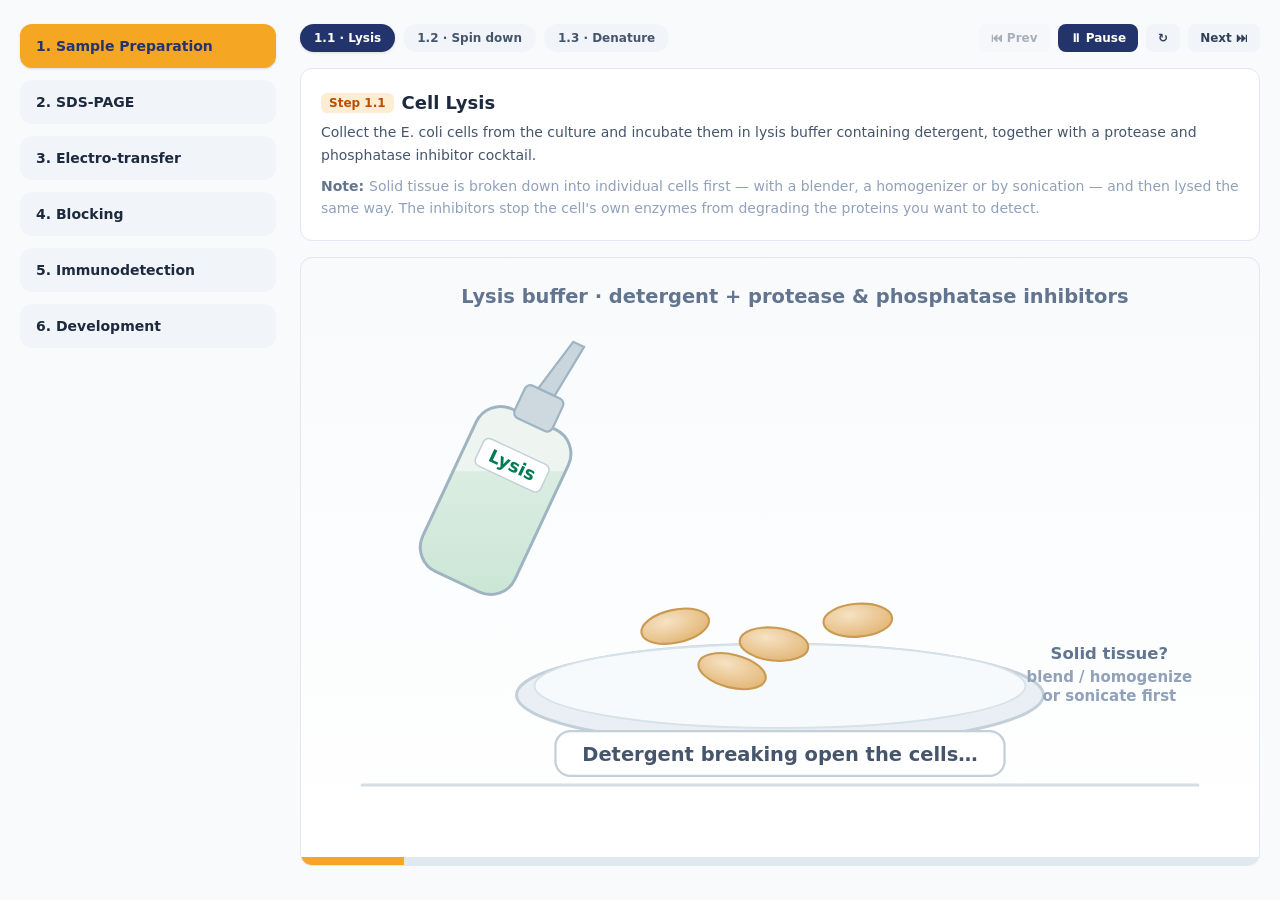
<file: simulation/index.html>
<!doctype html>
<html lang="en">
  <head>
    <meta charset="UTF-8" />
    <meta name="viewport" content="width=device-width, initial-scale=1.0" />

    <link rel="stylesheet" href="./css/main.css" />
  </head>
  <body>
    <div id="root"></div>
    <script type="module" src="./js/main.js"></script>
  <script src="../assets/js/iframeResize.js"></script>
        
        </body>
</html>
</file>
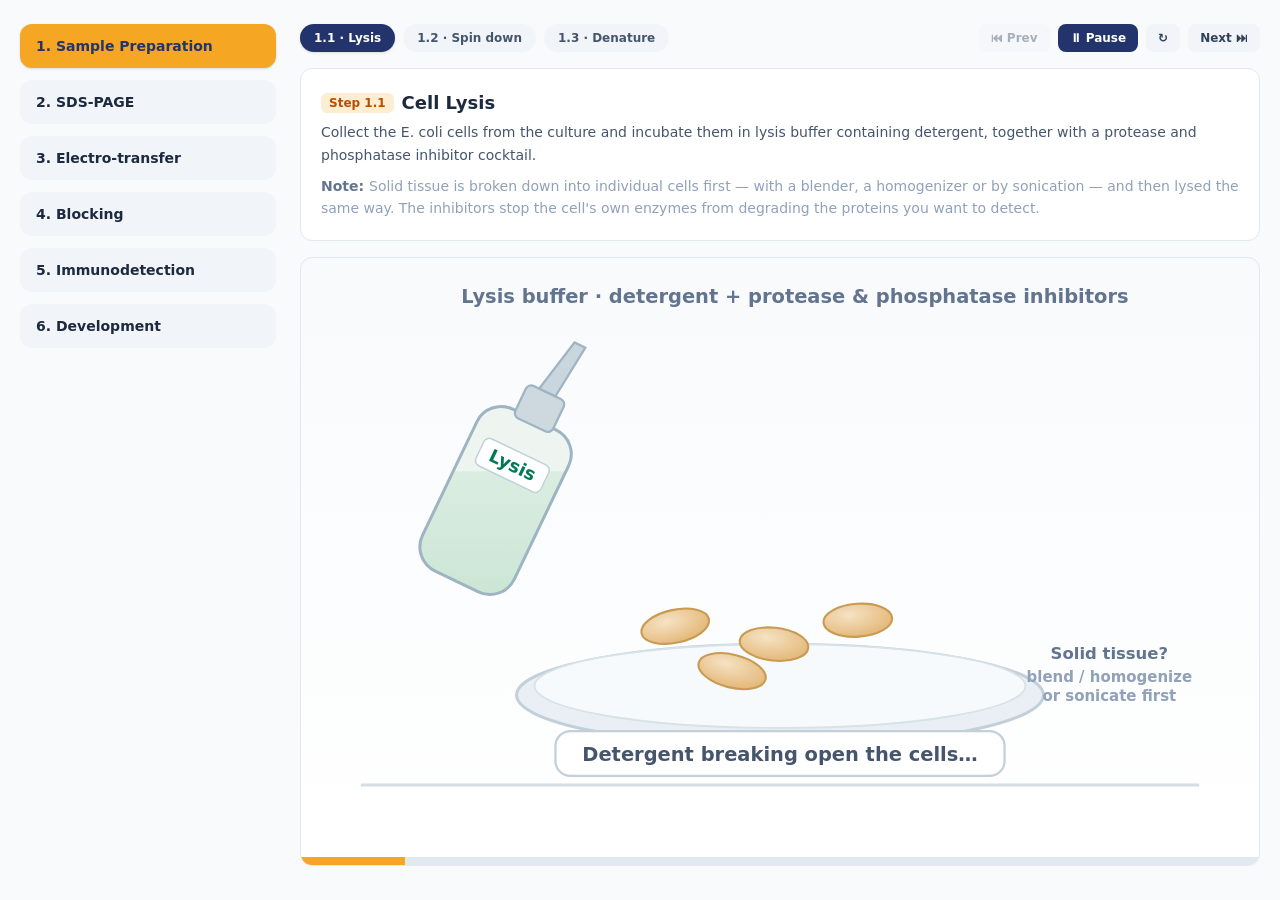
<file: experiment/simulation/index.html>
<!doctype html>
<html lang="en">
  <head>
    <meta charset="UTF-8" />
    <meta name="viewport" content="width=device-width, initial-scale=1.0" />

    <link rel="stylesheet" href="./css/main.css" />
  </head>
  <body>
    <div id="root"></div>
    <script type="module" src="./js/main.js"></script>
  </body>
</html>
</file>
<file: simulation/css/main.css>
/*! tailwindcss v4.3.2 | MIT License | https://tailwindcss.com */
@layer properties{@supports (((-webkit-hyphens:none)) and (not (margin-trim:inline))) or ((-moz-orient:inline) and (not (color:rgb(from red r g b)))){*,:before,:after,::backdrop{--tw-rotate-x:initial;--tw-rotate-y:initial;--tw-rotate-z:initial;--tw-skew-x:initial;--tw-skew-y:initial;--tw-border-style:solid;--tw-gradient-position:initial;--tw-gradient-from:#0000;--tw-gradient-via:#0000;--tw-gradient-to:#0000;--tw-gradient-stops:initial;--tw-gradient-via-stops:initial;--tw-gradient-from-position:0%;--tw-gradient-via-position:50%;--tw-gradient-to-position:100%;--tw-leading:initial;--tw-font-weight:initial;--tw-tracking:initial;--tw-shadow:0 0 #0000;--tw-shadow-color:initial;--tw-shadow-alpha:100%;--tw-inset-shadow:0 0 #0000;--tw-inset-shadow-color:initial;--tw-inset-shadow-alpha:100%;--tw-ring-color:initial;--tw-ring-shadow:0 0 #0000;--tw-inset-ring-color:initial;--tw-inset-ring-shadow:0 0 #0000;--tw-ring-inset:initial;--tw-ring-offset-width:0px;--tw-ring-offset-color:#fff;--tw-ring-offset-shadow:0 0 #0000;--tw-blur:initial;--tw-brightness:initial;--tw-contrast:initial;--tw-grayscale:initial;--tw-hue-rotate:initial;--tw-invert:initial;--tw-opacity:initial;--tw-saturate:initial;--tw-sepia:initial;--tw-drop-shadow:initial;--tw-drop-shadow-color:initial;--tw-drop-shadow-alpha:100%;--tw-drop-shadow-size:initial;--tw-duration:initial}}}@layer theme{:root,:host{--font-sans:ui-sans-serif, system-ui, sans-serif, "Apple Color Emoji", "Segoe UI Emoji", "Segoe UI Symbol", "Noto Color Emoji";--font-mono:ui-monospace, SFMono-Regular, Menlo, Monaco, Consolas, "Liberation Mono", "Courier New", monospace;--color-amber-700:oklch(55.5% .163 48.998);--color-emerald-700:oklch(50.8% .118 165.612);--color-sky-700:oklch(50% .134 242.749);--color-indigo-700:oklch(45.7% .24 277.023);--color-rose-700:oklch(51.4% .222 16.935);--color-slate-50:oklch(98.4% .003 247.858);--color-slate-100:oklch(96.8% .007 247.896);--color-slate-200:oklch(92.9% .013 255.508);--color-slate-300:oklch(86.9% .022 252.894);--color-slate-400:oklch(70.4% .04 256.788);--color-slate-500:oklch(55.4% .046 257.417);--color-slate-600:oklch(44.6% .043 257.281);--color-slate-700:oklch(37.2% .044 257.287);--color-slate-800:oklch(27.9% .041 260.031);--color-slate-900:oklch(20.8% .042 265.755);--color-white:#fff;--spacing:.25rem;--container-md:28rem;--text-xs:.75rem;--text-xs--line-height:calc(1 / .75);--text-sm:.875rem;--text-sm--line-height:calc(1.25 / .875);--text-lg:1.125rem;--text-lg--line-height:calc(1.75 / 1.125);--text-xl:1.25rem;--text-xl--line-height:calc(1.75 / 1.25);--text-2xl:1.5rem;--text-2xl--line-height:calc(2 / 1.5);--font-weight-semibold:600;--font-weight-bold:700;--tracking-wide:.025em;--leading-relaxed:1.625;--radius-md:.375rem;--radius-lg:.5rem;--radius-xl:.75rem;--default-transition-duration:.15s;--default-transition-timing-function:cubic-bezier(.4, 0, .2, 1);--default-font-family:var(--font-sans);--default-mono-font-family:var(--font-mono);--color-brand-navy:#22346b;--color-brand-amber:#f5a623}}@layer base{*,:after,:before,::backdrop{box-sizing:border-box;border:0 solid;margin:0;padding:0}::file-selector-button{box-sizing:border-box;border:0 solid;margin:0;padding:0}html,:host{-webkit-text-size-adjust:100%;tab-size:4;line-height:1.5;font-family:var(--default-font-family,ui-sans-serif, system-ui, sans-serif, "Apple Color Emoji", "Segoe UI Emoji", "Segoe UI Symbol", "Noto Color Emoji");font-feature-settings:var(--default-font-feature-settings,normal);font-variation-settings:var(--default-font-variation-settings,normal);-webkit-tap-highlight-color:transparent}hr{height:0;color:inherit;border-top-width:1px}abbr:where([title]){-webkit-text-decoration:underline dotted;text-decoration:underline dotted}h1,h2,h3,h4,h5,h6{font-size:inherit;font-weight:inherit}a{color:inherit;-webkit-text-decoration:inherit;-webkit-text-decoration:inherit;-webkit-text-decoration:inherit;-webkit-text-decoration:inherit;text-decoration:inherit}b,strong{font-weight:bolder}code,kbd,samp,pre{font-family:var(--default-mono-font-family,ui-monospace, SFMono-Regular, Menlo, Monaco, Consolas, "Liberation Mono", "Courier New", monospace);font-feature-settings:var(--default-mono-font-feature-settings,normal);font-variation-settings:var(--default-mono-font-variation-settings,normal);font-size:1em}small{font-size:80%}sub,sup{vertical-align:baseline;font-size:75%;line-height:0;position:relative}sub{bottom:-.25em}sup{top:-.5em}table{text-indent:0;border-color:inherit;border-collapse:collapse}:-moz-focusring{outline:auto}progress{vertical-align:baseline}summary{display:list-item}ol,ul,menu{list-style:none}img,svg,video,canvas,audio,iframe,embed,object{vertical-align:middle;display:block}img,video{max-width:100%;height:auto}button,input,select,optgroup,textarea{font:inherit;font-feature-settings:inherit;font-variation-settings:inherit;letter-spacing:inherit;color:inherit;opacity:1;background-color:#0000;border-radius:0}::file-selector-button{font:inherit;font-feature-settings:inherit;font-variation-settings:inherit;letter-spacing:inherit;color:inherit;opacity:1;background-color:#0000;border-radius:0}:where(select:is([multiple],[size])) optgroup{font-weight:bolder}:where(select:is([multiple],[size])) optgroup option{padding-inline-start:20px}::file-selector-button{margin-inline-end:4px}::placeholder{opacity:1}@supports (not ((-webkit-appearance:-apple-pay-button))) or (contain-intrinsic-size:1px){::placeholder{color:currentColor}@supports (color:color-mix(in lab, red, red)){::placeholder{color:color-mix(in oklab, currentcolor 50%, transparent)}}}textarea{resize:vertical}::-webkit-search-decoration{-webkit-appearance:none}::-webkit-date-and-time-value{min-height:1lh;text-align:inherit}::-webkit-datetime-edit{display:inline-flex}::-webkit-datetime-edit-fields-wrapper{padding:0}::-webkit-datetime-edit{padding-block:0}::-webkit-datetime-edit-year-field{padding-block:0}::-webkit-datetime-edit-month-field{padding-block:0}::-webkit-datetime-edit-day-field{padding-block:0}::-webkit-datetime-edit-hour-field{padding-block:0}::-webkit-datetime-edit-minute-field{padding-block:0}::-webkit-datetime-edit-second-field{padding-block:0}::-webkit-datetime-edit-millisecond-field{padding-block:0}::-webkit-datetime-edit-meridiem-field{padding-block:0}::-webkit-calendar-picker-indicator{line-height:1}:-moz-ui-invalid{box-shadow:none}button,input:where([type=button],[type=reset],[type=submit]){appearance:button}::file-selector-button{appearance:button}::-webkit-inner-spin-button{height:auto}::-webkit-outer-spin-button{height:auto}[hidden]:where(:not([hidden=until-found])){display:none!important}}@layer components;@layer utilities{.visible{visibility:visible}.absolute{position:absolute}.fixed{position:fixed}.relative{position:relative}.static{position:static}.container{width:100%}@media (width>=40rem){.container{max-width:40rem}}@media (width>=48rem){.container{max-width:48rem}}@media (width>=64rem){.container{max-width:64rem}}@media (width>=80rem){.container{max-width:80rem}}@media (width>=96rem){.container{max-width:96rem}}.mx-auto{margin-inline:auto}.mt-1{margin-top:var(--spacing)}.mt-2{margin-top:calc(var(--spacing) * 2)}.mb-1{margin-bottom:var(--spacing)}.mb-3{margin-bottom:calc(var(--spacing) * 3)}.ml-2{margin-left:calc(var(--spacing) * 2)}.block{display:block}.contents{display:contents}.flex{display:flex}.inline-flex{display:inline-flex}.aspect-\[16\/10\]{aspect-ratio:16/10}.h-2{height:calc(var(--spacing) * 2)}.h-14{height:calc(var(--spacing) * 14)}.h-full{height:100%}.min-h-\[420px\]{min-height:420px}.min-h-screen{min-height:100vh}.w-14{width:calc(var(--spacing) * 14)}.w-full{width:100%}.max-w-\[1400px\]{max-width:1400px}.max-w-md{max-width:var(--container-md)}.min-w-0{min-width:0}.flex-1{flex:1}.shrink-0{flex-shrink:0}.transform{transform:var(--tw-rotate-x,) var(--tw-rotate-y,) var(--tw-rotate-z,) var(--tw-skew-x,) var(--tw-skew-y,)}.cursor-pointer{cursor:pointer}.flex-col{flex-direction:column}.flex-wrap{flex-wrap:wrap}.items-center{align-items:center}.justify-between{justify-content:space-between}.justify-center{justify-content:center}.gap-1{gap:var(--spacing)}.gap-2{gap:calc(var(--spacing) * 2)}.gap-3{gap:calc(var(--spacing) * 3)}.gap-4{gap:calc(var(--spacing) * 4)}.gap-6{gap:calc(var(--spacing) * 6)}.gap-x-4{column-gap:calc(var(--spacing) * 4)}.gap-y-2{row-gap:calc(var(--spacing) * 2)}.truncate{text-overflow:ellipsis;white-space:nowrap;overflow:hidden}.overflow-hidden{overflow:hidden}.rounded-full{border-radius:3.40282e38px}.rounded-lg{border-radius:var(--radius-lg)}.rounded-md{border-radius:var(--radius-md)}.rounded-xl{border-radius:var(--radius-xl)}.border{border-style:var(--tw-border-style);border-width:1px}.border-dashed{--tw-border-style:dashed;border-style:dashed}.border-slate-200{border-color:var(--color-slate-200)}.border-slate-300{border-color:var(--color-slate-300)}.bg-brand-amber{background-color:var(--color-brand-amber)}.bg-brand-amber\/20{background-color:#f5a62333}@supports (color:color-mix(in lab, red, red)){.bg-brand-amber\/20{background-color:color-mix(in oklab, var(--color-brand-amber) 20%, transparent)}}.bg-brand-navy{background-color:var(--color-brand-navy)}.bg-brand-navy\/15{background-color:#22346b26}@supports (color:color-mix(in lab, red, red)){.bg-brand-navy\/15{background-color:color-mix(in oklab, var(--color-brand-navy) 15%, transparent)}}.bg-slate-50{background-color:var(--color-slate-50)}.bg-slate-100{background-color:var(--color-slate-100)}.bg-slate-200{background-color:var(--color-slate-200)}.bg-white{background-color:var(--color-white)}.bg-gradient-to-b{--tw-gradient-position:to bottom in oklab;background-image:linear-gradient(var(--tw-gradient-stops))}.from-slate-50{--tw-gradient-from:var(--color-slate-50);--tw-gradient-stops:var(--tw-gradient-via-stops,var(--tw-gradient-position), var(--tw-gradient-from) var(--tw-gradient-from-position), var(--tw-gradient-to) var(--tw-gradient-to-position))}.to-white{--tw-gradient-to:var(--color-white);--tw-gradient-stops:var(--tw-gradient-via-stops,var(--tw-gradient-position), var(--tw-gradient-from) var(--tw-gradient-from-position), var(--tw-gradient-to) var(--tw-gradient-to-position))}.fill-amber-700{fill:var(--color-amber-700)}.fill-emerald-700{fill:var(--color-emerald-700)}.fill-indigo-700{fill:var(--color-indigo-700)}.fill-rose-700{fill:var(--color-rose-700)}.fill-sky-700{fill:var(--color-sky-700)}.fill-slate-400{fill:var(--color-slate-400)}.fill-slate-500{fill:var(--color-slate-500)}.fill-slate-600{fill:var(--color-slate-600)}.fill-slate-700{fill:var(--color-slate-700)}.p-5{padding:calc(var(--spacing) * 5)}.p-10{padding:calc(var(--spacing) * 10)}.px-2{padding-inline:calc(var(--spacing) * 2)}.px-3{padding-inline:calc(var(--spacing) * 3)}.px-3\.5{padding-inline:calc(var(--spacing) * 3.5)}.px-4{padding-inline:calc(var(--spacing) * 4)}.px-5{padding-inline:calc(var(--spacing) * 5)}.py-0\.5{padding-block:calc(var(--spacing) * .5)}.py-1\.5{padding-block:calc(var(--spacing) * 1.5)}.py-3{padding-block:calc(var(--spacing) * 3)}.py-6{padding-block:calc(var(--spacing) * 6)}.text-center{text-align:center}.text-left{text-align:left}.text-2xl{font-size:var(--text-2xl);line-height:var(--tw-leading,var(--text-2xl--line-height))}.text-lg{font-size:var(--text-lg);line-height:var(--tw-leading,var(--text-lg--line-height))}.text-sm{font-size:var(--text-sm);line-height:var(--tw-leading,var(--text-sm--line-height))}.text-xl{font-size:var(--text-xl);line-height:var(--tw-leading,var(--text-xl--line-height))}.text-xs{font-size:var(--text-xs);line-height:var(--tw-leading,var(--text-xs--line-height))}.text-\[10px\]{font-size:10px}.leading-relaxed{--tw-leading:var(--leading-relaxed);line-height:var(--leading-relaxed)}.font-bold{--tw-font-weight:var(--font-weight-bold);font-weight:var(--font-weight-bold)}.font-semibold{--tw-font-weight:var(--font-weight-semibold);font-weight:var(--font-weight-semibold)}.tracking-wide{--tw-tracking:var(--tracking-wide);letter-spacing:var(--tracking-wide)}.text-amber-700{color:var(--color-amber-700)}.text-brand-navy{color:var(--color-brand-navy)}.text-slate-400{color:var(--color-slate-400)}.text-slate-500{color:var(--color-slate-500)}.text-slate-600{color:var(--color-slate-600)}.text-slate-700{color:var(--color-slate-700)}.text-slate-800{color:var(--color-slate-800)}.text-slate-900{color:var(--color-slate-900)}.text-white{color:var(--color-white)}.uppercase{text-transform:uppercase}.shadow{--tw-shadow:0 1px 3px 0 var(--tw-shadow-color,#0000001a), 0 1px 2px -1px var(--tw-shadow-color,#0000001a);box-shadow:var(--tw-inset-shadow), var(--tw-inset-ring-shadow), var(--tw-ring-offset-shadow), var(--tw-ring-shadow), var(--tw-shadow)}.blur{--tw-blur:blur(8px);filter:var(--tw-blur,) var(--tw-brightness,) var(--tw-contrast,) var(--tw-grayscale,) var(--tw-hue-rotate,) var(--tw-invert,) var(--tw-saturate,) var(--tw-sepia,) var(--tw-drop-shadow,)}.filter{filter:var(--tw-blur,) var(--tw-brightness,) var(--tw-contrast,) var(--tw-grayscale,) var(--tw-hue-rotate,) var(--tw-invert,) var(--tw-saturate,) var(--tw-sepia,) var(--tw-drop-shadow,)}.transition{transition-property:color,background-color,border-color,outline-color,text-decoration-color,fill,stroke,--tw-gradient-from,--tw-gradient-via,--tw-gradient-to,opacity,box-shadow,transform,translate,scale,rotate,filter,-webkit-backdrop-filter,backdrop-filter,display,content-visibility,overlay,pointer-events;transition-timing-function:var(--tw-ease,var(--default-transition-timing-function));transition-duration:var(--tw-duration,var(--default-transition-duration))}.transition-\[width\]{transition-property:width;transition-timing-function:var(--tw-ease,var(--default-transition-timing-function));transition-duration:var(--tw-duration,var(--default-transition-duration))}.duration-75{--tw-duration:75ms;transition-duration:75ms}@media (hover:hover){.group-hover\:bg-slate-300:is(:where(.group):hover *){background-color:var(--color-slate-300)}.hover\:bg-slate-200:hover{background-color:var(--color-slate-200)}.hover\:brightness-110:hover{--tw-brightness:brightness(110%);filter:var(--tw-blur,) var(--tw-brightness,) var(--tw-contrast,) var(--tw-grayscale,) var(--tw-hue-rotate,) var(--tw-invert,) var(--tw-saturate,) var(--tw-sepia,) var(--tw-drop-shadow,)}}.disabled\:cursor-not-allowed:disabled{cursor:not-allowed}.disabled\:opacity-40:disabled{opacity:.4}@media (width>=64rem){.lg\:w-64{width:calc(var(--spacing) * 64)}.lg\:flex-row{flex-direction:row}}}html,body,#root{height:100%}body{margin:0;font-family:ui-sans-serif,system-ui,Segoe UI,Roboto,Helvetica,Arial,sans-serif}@keyframes next-ready-blink{0%,to{color:var(--color-brand-navy);box-shadow:0 0 0 2px var(--color-brand-navy), 0 0 0 6px #22346b2e;background-color:#fff}50%{background-color:var(--color-brand-navy);color:#fff;box-shadow:0 0 0 2px var(--color-brand-navy), 0 0 0 10px #22346b4d}}.next-ready{animation:1.1s ease-in-out infinite next-ready-blink}@media (prefers-reduced-motion:reduce){.next-ready{background-color:var(--color-brand-navy);color:#fff;animation:none;box-shadow:0 0 0 3px #22346b4d}}@property --tw-rotate-x{syntax:"*";inherits:false}@property --tw-rotate-y{syntax:"*";inherits:false}@property --tw-rotate-z{syntax:"*";inherits:false}@property --tw-skew-x{syntax:"*";inherits:false}@property --tw-skew-y{syntax:"*";inherits:false}@property --tw-border-style{syntax:"*";inherits:false;initial-value:solid}@property --tw-gradient-position{syntax:"*";inherits:false}@property --tw-gradient-from{syntax:"<color>";inherits:false;initial-value:#0000}@property --tw-gradient-via{syntax:"<color>";inherits:false;initial-value:#0000}@property --tw-gradient-to{syntax:"<color>";inherits:false;initial-value:#0000}@property --tw-gradient-stops{syntax:"*";inherits:false}@property --tw-gradient-via-stops{syntax:"*";inherits:false}@property --tw-gradient-from-position{syntax:"<length-percentage>";inherits:false;initial-value:0%}@property --tw-gradient-via-position{syntax:"<length-percentage>";inherits:false;initial-value:50%}@property --tw-gradient-to-position{syntax:"<length-percentage>";inherits:false;initial-value:100%}@property --tw-leading{syntax:"*";inherits:false}@property --tw-font-weight{syntax:"*";inherits:false}@property --tw-tracking{syntax:"*";inherits:false}@property --tw-shadow{syntax:"*";inherits:false;initial-value:0 0 #0000}@property --tw-shadow-color{syntax:"*";inherits:false}@property --tw-shadow-alpha{syntax:"<percentage>";inherits:false;initial-value:100%}@property --tw-inset-shadow{syntax:"*";inherits:false;initial-value:0 0 #0000}@property --tw-inset-shadow-color{syntax:"*";inherits:false}@property --tw-inset-shadow-alpha{syntax:"<percentage>";inherits:false;initial-value:100%}@property --tw-ring-color{syntax:"*";inherits:false}@property --tw-ring-shadow{syntax:"*";inherits:false;initial-value:0 0 #0000}@property --tw-inset-ring-color{syntax:"*";inherits:false}@property --tw-inset-ring-shadow{syntax:"*";inherits:false;initial-value:0 0 #0000}@property --tw-ring-inset{syntax:"*";inherits:false}@property --tw-ring-offset-width{syntax:"<length>";inherits:false;initial-value:0}@property --tw-ring-offset-color{syntax:"*";inherits:false;initial-value:#fff}@property --tw-ring-offset-shadow{syntax:"*";inherits:false;initial-value:0 0 #0000}@property --tw-blur{syntax:"*";inherits:false}@property --tw-brightness{syntax:"*";inherits:false}@property --tw-contrast{syntax:"*";inherits:false}@property --tw-grayscale{syntax:"*";inherits:false}@property --tw-hue-rotate{syntax:"*";inherits:false}@property --tw-invert{syntax:"*";inherits:false}@property --tw-opacity{syntax:"*";inherits:false}@property --tw-saturate{syntax:"*";inherits:false}@property --tw-sepia{syntax:"*";inherits:false}@property --tw-drop-shadow{syntax:"*";inherits:false}@property --tw-drop-shadow-color{syntax:"*";inherits:false}@property --tw-drop-shadow-alpha{syntax:"<percentage>";inherits:false;initial-value:100%}@property --tw-drop-shadow-size{syntax:"*";inherits:false}@property --tw-duration{syntax:"*";inherits:false}
</file>
<file: experiment/simulation/css/main.css>
/*! tailwindcss v4.3.2 | MIT License | https://tailwindcss.com */
@layer properties{@supports (((-webkit-hyphens:none)) and (not (margin-trim:inline))) or ((-moz-orient:inline) and (not (color:rgb(from red r g b)))){*,:before,:after,::backdrop{--tw-rotate-x:initial;--tw-rotate-y:initial;--tw-rotate-z:initial;--tw-skew-x:initial;--tw-skew-y:initial;--tw-border-style:solid;--tw-gradient-position:initial;--tw-gradient-from:#0000;--tw-gradient-via:#0000;--tw-gradient-to:#0000;--tw-gradient-stops:initial;--tw-gradient-via-stops:initial;--tw-gradient-from-position:0%;--tw-gradient-via-position:50%;--tw-gradient-to-position:100%;--tw-leading:initial;--tw-font-weight:initial;--tw-tracking:initial;--tw-shadow:0 0 #0000;--tw-shadow-color:initial;--tw-shadow-alpha:100%;--tw-inset-shadow:0 0 #0000;--tw-inset-shadow-color:initial;--tw-inset-shadow-alpha:100%;--tw-ring-color:initial;--tw-ring-shadow:0 0 #0000;--tw-inset-ring-color:initial;--tw-inset-ring-shadow:0 0 #0000;--tw-ring-inset:initial;--tw-ring-offset-width:0px;--tw-ring-offset-color:#fff;--tw-ring-offset-shadow:0 0 #0000;--tw-blur:initial;--tw-brightness:initial;--tw-contrast:initial;--tw-grayscale:initial;--tw-hue-rotate:initial;--tw-invert:initial;--tw-opacity:initial;--tw-saturate:initial;--tw-sepia:initial;--tw-drop-shadow:initial;--tw-drop-shadow-color:initial;--tw-drop-shadow-alpha:100%;--tw-drop-shadow-size:initial;--tw-duration:initial}}}@layer theme{:root,:host{--font-sans:ui-sans-serif, system-ui, sans-serif, "Apple Color Emoji", "Segoe UI Emoji", "Segoe UI Symbol", "Noto Color Emoji";--font-mono:ui-monospace, SFMono-Regular, Menlo, Monaco, Consolas, "Liberation Mono", "Courier New", monospace;--color-amber-700:oklch(55.5% .163 48.998);--color-emerald-700:oklch(50.8% .118 165.612);--color-sky-700:oklch(50% .134 242.749);--color-indigo-700:oklch(45.7% .24 277.023);--color-rose-700:oklch(51.4% .222 16.935);--color-slate-50:oklch(98.4% .003 247.858);--color-slate-100:oklch(96.8% .007 247.896);--color-slate-200:oklch(92.9% .013 255.508);--color-slate-300:oklch(86.9% .022 252.894);--color-slate-400:oklch(70.4% .04 256.788);--color-slate-500:oklch(55.4% .046 257.417);--color-slate-600:oklch(44.6% .043 257.281);--color-slate-700:oklch(37.2% .044 257.287);--color-slate-800:oklch(27.9% .041 260.031);--color-slate-900:oklch(20.8% .042 265.755);--color-white:#fff;--spacing:.25rem;--container-md:28rem;--text-xs:.75rem;--text-xs--line-height:calc(1 / .75);--text-sm:.875rem;--text-sm--line-height:calc(1.25 / .875);--text-lg:1.125rem;--text-lg--line-height:calc(1.75 / 1.125);--text-xl:1.25rem;--text-xl--line-height:calc(1.75 / 1.25);--text-2xl:1.5rem;--text-2xl--line-height:calc(2 / 1.5);--font-weight-semibold:600;--font-weight-bold:700;--tracking-wide:.025em;--leading-relaxed:1.625;--radius-md:.375rem;--radius-lg:.5rem;--radius-xl:.75rem;--default-transition-duration:.15s;--default-transition-timing-function:cubic-bezier(.4, 0, .2, 1);--default-font-family:var(--font-sans);--default-mono-font-family:var(--font-mono);--color-brand-navy:#22346b;--color-brand-amber:#f5a623}}@layer base{*,:after,:before,::backdrop{box-sizing:border-box;border:0 solid;margin:0;padding:0}::file-selector-button{box-sizing:border-box;border:0 solid;margin:0;padding:0}html,:host{-webkit-text-size-adjust:100%;tab-size:4;line-height:1.5;font-family:var(--default-font-family,ui-sans-serif, system-ui, sans-serif, "Apple Color Emoji", "Segoe UI Emoji", "Segoe UI Symbol", "Noto Color Emoji");font-feature-settings:var(--default-font-feature-settings,normal);font-variation-settings:var(--default-font-variation-settings,normal);-webkit-tap-highlight-color:transparent}hr{height:0;color:inherit;border-top-width:1px}abbr:where([title]){-webkit-text-decoration:underline dotted;text-decoration:underline dotted}h1,h2,h3,h4,h5,h6{font-size:inherit;font-weight:inherit}a{color:inherit;-webkit-text-decoration:inherit;-webkit-text-decoration:inherit;-webkit-text-decoration:inherit;-webkit-text-decoration:inherit;text-decoration:inherit}b,strong{font-weight:bolder}code,kbd,samp,pre{font-family:var(--default-mono-font-family,ui-monospace, SFMono-Regular, Menlo, Monaco, Consolas, "Liberation Mono", "Courier New", monospace);font-feature-settings:var(--default-mono-font-feature-settings,normal);font-variation-settings:var(--default-mono-font-variation-settings,normal);font-size:1em}small{font-size:80%}sub,sup{vertical-align:baseline;font-size:75%;line-height:0;position:relative}sub{bottom:-.25em}sup{top:-.5em}table{text-indent:0;border-color:inherit;border-collapse:collapse}:-moz-focusring{outline:auto}progress{vertical-align:baseline}summary{display:list-item}ol,ul,menu{list-style:none}img,svg,video,canvas,audio,iframe,embed,object{vertical-align:middle;display:block}img,video{max-width:100%;height:auto}button,input,select,optgroup,textarea{font:inherit;font-feature-settings:inherit;font-variation-settings:inherit;letter-spacing:inherit;color:inherit;opacity:1;background-color:#0000;border-radius:0}::file-selector-button{font:inherit;font-feature-settings:inherit;font-variation-settings:inherit;letter-spacing:inherit;color:inherit;opacity:1;background-color:#0000;border-radius:0}:where(select:is([multiple],[size])) optgroup{font-weight:bolder}:where(select:is([multiple],[size])) optgroup option{padding-inline-start:20px}::file-selector-button{margin-inline-end:4px}::placeholder{opacity:1}@supports (not ((-webkit-appearance:-apple-pay-button))) or (contain-intrinsic-size:1px){::placeholder{color:currentColor}@supports (color:color-mix(in lab, red, red)){::placeholder{color:color-mix(in oklab, currentcolor 50%, transparent)}}}textarea{resize:vertical}::-webkit-search-decoration{-webkit-appearance:none}::-webkit-date-and-time-value{min-height:1lh;text-align:inherit}::-webkit-datetime-edit{display:inline-flex}::-webkit-datetime-edit-fields-wrapper{padding:0}::-webkit-datetime-edit{padding-block:0}::-webkit-datetime-edit-year-field{padding-block:0}::-webkit-datetime-edit-month-field{padding-block:0}::-webkit-datetime-edit-day-field{padding-block:0}::-webkit-datetime-edit-hour-field{padding-block:0}::-webkit-datetime-edit-minute-field{padding-block:0}::-webkit-datetime-edit-second-field{padding-block:0}::-webkit-datetime-edit-millisecond-field{padding-block:0}::-webkit-datetime-edit-meridiem-field{padding-block:0}::-webkit-calendar-picker-indicator{line-height:1}:-moz-ui-invalid{box-shadow:none}button,input:where([type=button],[type=reset],[type=submit]){appearance:button}::file-selector-button{appearance:button}::-webkit-inner-spin-button{height:auto}::-webkit-outer-spin-button{height:auto}[hidden]:where(:not([hidden=until-found])){display:none!important}}@layer components;@layer utilities{.visible{visibility:visible}.absolute{position:absolute}.fixed{position:fixed}.relative{position:relative}.static{position:static}.container{width:100%}@media (width>=40rem){.container{max-width:40rem}}@media (width>=48rem){.container{max-width:48rem}}@media (width>=64rem){.container{max-width:64rem}}@media (width>=80rem){.container{max-width:80rem}}@media (width>=96rem){.container{max-width:96rem}}.mx-auto{margin-inline:auto}.mt-1{margin-top:var(--spacing)}.mt-2{margin-top:calc(var(--spacing) * 2)}.mb-1{margin-bottom:var(--spacing)}.mb-3{margin-bottom:calc(var(--spacing) * 3)}.ml-2{margin-left:calc(var(--spacing) * 2)}.block{display:block}.contents{display:contents}.flex{display:flex}.inline-flex{display:inline-flex}.aspect-\[16\/10\]{aspect-ratio:16/10}.h-2{height:calc(var(--spacing) * 2)}.h-14{height:calc(var(--spacing) * 14)}.h-full{height:100%}.min-h-\[420px\]{min-height:420px}.min-h-screen{min-height:100vh}.w-14{width:calc(var(--spacing) * 14)}.w-full{width:100%}.max-w-\[1400px\]{max-width:1400px}.max-w-md{max-width:var(--container-md)}.min-w-0{min-width:0}.flex-1{flex:1}.shrink-0{flex-shrink:0}.transform{transform:var(--tw-rotate-x,) var(--tw-rotate-y,) var(--tw-rotate-z,) var(--tw-skew-x,) var(--tw-skew-y,)}.cursor-pointer{cursor:pointer}.flex-col{flex-direction:column}.flex-wrap{flex-wrap:wrap}.items-center{align-items:center}.justify-between{justify-content:space-between}.justify-center{justify-content:center}.gap-1{gap:var(--spacing)}.gap-2{gap:calc(var(--spacing) * 2)}.gap-3{gap:calc(var(--spacing) * 3)}.gap-4{gap:calc(var(--spacing) * 4)}.gap-6{gap:calc(var(--spacing) * 6)}.gap-x-4{column-gap:calc(var(--spacing) * 4)}.gap-y-2{row-gap:calc(var(--spacing) * 2)}.truncate{text-overflow:ellipsis;white-space:nowrap;overflow:hidden}.overflow-hidden{overflow:hidden}.rounded-full{border-radius:3.40282e38px}.rounded-lg{border-radius:var(--radius-lg)}.rounded-md{border-radius:var(--radius-md)}.rounded-xl{border-radius:var(--radius-xl)}.border{border-style:var(--tw-border-style);border-width:1px}.border-dashed{--tw-border-style:dashed;border-style:dashed}.border-slate-200{border-color:var(--color-slate-200)}.border-slate-300{border-color:var(--color-slate-300)}.bg-brand-amber{background-color:var(--color-brand-amber)}.bg-brand-amber\/20{background-color:#f5a62333}@supports (color:color-mix(in lab, red, red)){.bg-brand-amber\/20{background-color:color-mix(in oklab, var(--color-brand-amber) 20%, transparent)}}.bg-brand-navy{background-color:var(--color-brand-navy)}.bg-brand-navy\/15{background-color:#22346b26}@supports (color:color-mix(in lab, red, red)){.bg-brand-navy\/15{background-color:color-mix(in oklab, var(--color-brand-navy) 15%, transparent)}}.bg-slate-50{background-color:var(--color-slate-50)}.bg-slate-100{background-color:var(--color-slate-100)}.bg-slate-200{background-color:var(--color-slate-200)}.bg-white{background-color:var(--color-white)}.bg-gradient-to-b{--tw-gradient-position:to bottom in oklab;background-image:linear-gradient(var(--tw-gradient-stops))}.from-slate-50{--tw-gradient-from:var(--color-slate-50);--tw-gradient-stops:var(--tw-gradient-via-stops,var(--tw-gradient-position), var(--tw-gradient-from) var(--tw-gradient-from-position), var(--tw-gradient-to) var(--tw-gradient-to-position))}.to-white{--tw-gradient-to:var(--color-white);--tw-gradient-stops:var(--tw-gradient-via-stops,var(--tw-gradient-position), var(--tw-gradient-from) var(--tw-gradient-from-position), var(--tw-gradient-to) var(--tw-gradient-to-position))}.fill-amber-700{fill:var(--color-amber-700)}.fill-emerald-700{fill:var(--color-emerald-700)}.fill-indigo-700{fill:var(--color-indigo-700)}.fill-rose-700{fill:var(--color-rose-700)}.fill-sky-700{fill:var(--color-sky-700)}.fill-slate-400{fill:var(--color-slate-400)}.fill-slate-500{fill:var(--color-slate-500)}.fill-slate-600{fill:var(--color-slate-600)}.fill-slate-700{fill:var(--color-slate-700)}.p-5{padding:calc(var(--spacing) * 5)}.p-10{padding:calc(var(--spacing) * 10)}.px-2{padding-inline:calc(var(--spacing) * 2)}.px-3{padding-inline:calc(var(--spacing) * 3)}.px-3\.5{padding-inline:calc(var(--spacing) * 3.5)}.px-4{padding-inline:calc(var(--spacing) * 4)}.px-5{padding-inline:calc(var(--spacing) * 5)}.py-0\.5{padding-block:calc(var(--spacing) * .5)}.py-1\.5{padding-block:calc(var(--spacing) * 1.5)}.py-3{padding-block:calc(var(--spacing) * 3)}.py-6{padding-block:calc(var(--spacing) * 6)}.text-center{text-align:center}.text-left{text-align:left}.text-2xl{font-size:var(--text-2xl);line-height:var(--tw-leading,var(--text-2xl--line-height))}.text-lg{font-size:var(--text-lg);line-height:var(--tw-leading,var(--text-lg--line-height))}.text-sm{font-size:var(--text-sm);line-height:var(--tw-leading,var(--text-sm--line-height))}.text-xl{font-size:var(--text-xl);line-height:var(--tw-leading,var(--text-xl--line-height))}.text-xs{font-size:var(--text-xs);line-height:var(--tw-leading,var(--text-xs--line-height))}.text-\[10px\]{font-size:10px}.leading-relaxed{--tw-leading:var(--leading-relaxed);line-height:var(--leading-relaxed)}.font-bold{--tw-font-weight:var(--font-weight-bold);font-weight:var(--font-weight-bold)}.font-semibold{--tw-font-weight:var(--font-weight-semibold);font-weight:var(--font-weight-semibold)}.tracking-wide{--tw-tracking:var(--tracking-wide);letter-spacing:var(--tracking-wide)}.text-amber-700{color:var(--color-amber-700)}.text-brand-navy{color:var(--color-brand-navy)}.text-slate-400{color:var(--color-slate-400)}.text-slate-500{color:var(--color-slate-500)}.text-slate-600{color:var(--color-slate-600)}.text-slate-700{color:var(--color-slate-700)}.text-slate-800{color:var(--color-slate-800)}.text-slate-900{color:var(--color-slate-900)}.text-white{color:var(--color-white)}.uppercase{text-transform:uppercase}.shadow{--tw-shadow:0 1px 3px 0 var(--tw-shadow-color,#0000001a), 0 1px 2px -1px var(--tw-shadow-color,#0000001a);box-shadow:var(--tw-inset-shadow), var(--tw-inset-ring-shadow), var(--tw-ring-offset-shadow), var(--tw-ring-shadow), var(--tw-shadow)}.blur{--tw-blur:blur(8px);filter:var(--tw-blur,) var(--tw-brightness,) var(--tw-contrast,) var(--tw-grayscale,) var(--tw-hue-rotate,) var(--tw-invert,) var(--tw-saturate,) var(--tw-sepia,) var(--tw-drop-shadow,)}.filter{filter:var(--tw-blur,) var(--tw-brightness,) var(--tw-contrast,) var(--tw-grayscale,) var(--tw-hue-rotate,) var(--tw-invert,) var(--tw-saturate,) var(--tw-sepia,) var(--tw-drop-shadow,)}.transition{transition-property:color,background-color,border-color,outline-color,text-decoration-color,fill,stroke,--tw-gradient-from,--tw-gradient-via,--tw-gradient-to,opacity,box-shadow,transform,translate,scale,rotate,filter,-webkit-backdrop-filter,backdrop-filter,display,content-visibility,overlay,pointer-events;transition-timing-function:var(--tw-ease,var(--default-transition-timing-function));transition-duration:var(--tw-duration,var(--default-transition-duration))}.transition-\[width\]{transition-property:width;transition-timing-function:var(--tw-ease,var(--default-transition-timing-function));transition-duration:var(--tw-duration,var(--default-transition-duration))}.duration-75{--tw-duration:75ms;transition-duration:75ms}@media (hover:hover){.group-hover\:bg-slate-300:is(:where(.group):hover *){background-color:var(--color-slate-300)}.hover\:bg-slate-200:hover{background-color:var(--color-slate-200)}.hover\:brightness-110:hover{--tw-brightness:brightness(110%);filter:var(--tw-blur,) var(--tw-brightness,) var(--tw-contrast,) var(--tw-grayscale,) var(--tw-hue-rotate,) var(--tw-invert,) var(--tw-saturate,) var(--tw-sepia,) var(--tw-drop-shadow,)}}.disabled\:cursor-not-allowed:disabled{cursor:not-allowed}.disabled\:opacity-40:disabled{opacity:.4}@media (width>=64rem){.lg\:w-64{width:calc(var(--spacing) * 64)}.lg\:flex-row{flex-direction:row}}}html,body,#root{height:100%}body{margin:0;font-family:ui-sans-serif,system-ui,Segoe UI,Roboto,Helvetica,Arial,sans-serif}@keyframes next-ready-blink{0%,to{color:var(--color-brand-navy);box-shadow:0 0 0 2px var(--color-brand-navy), 0 0 0 6px #22346b2e;background-color:#fff}50%{background-color:var(--color-brand-navy);color:#fff;box-shadow:0 0 0 2px var(--color-brand-navy), 0 0 0 10px #22346b4d}}.next-ready{animation:1.1s ease-in-out infinite next-ready-blink}@media (prefers-reduced-motion:reduce){.next-ready{background-color:var(--color-brand-navy);color:#fff;animation:none;box-shadow:0 0 0 3px #22346b4d}}@property --tw-rotate-x{syntax:"*";inherits:false}@property --tw-rotate-y{syntax:"*";inherits:false}@property --tw-rotate-z{syntax:"*";inherits:false}@property --tw-skew-x{syntax:"*";inherits:false}@property --tw-skew-y{syntax:"*";inherits:false}@property --tw-border-style{syntax:"*";inherits:false;initial-value:solid}@property --tw-gradient-position{syntax:"*";inherits:false}@property --tw-gradient-from{syntax:"<color>";inherits:false;initial-value:#0000}@property --tw-gradient-via{syntax:"<color>";inherits:false;initial-value:#0000}@property --tw-gradient-to{syntax:"<color>";inherits:false;initial-value:#0000}@property --tw-gradient-stops{syntax:"*";inherits:false}@property --tw-gradient-via-stops{syntax:"*";inherits:false}@property --tw-gradient-from-position{syntax:"<length-percentage>";inherits:false;initial-value:0%}@property --tw-gradient-via-position{syntax:"<length-percentage>";inherits:false;initial-value:50%}@property --tw-gradient-to-position{syntax:"<length-percentage>";inherits:false;initial-value:100%}@property --tw-leading{syntax:"*";inherits:false}@property --tw-font-weight{syntax:"*";inherits:false}@property --tw-tracking{syntax:"*";inherits:false}@property --tw-shadow{syntax:"*";inherits:false;initial-value:0 0 #0000}@property --tw-shadow-color{syntax:"*";inherits:false}@property --tw-shadow-alpha{syntax:"<percentage>";inherits:false;initial-value:100%}@property --tw-inset-shadow{syntax:"*";inherits:false;initial-value:0 0 #0000}@property --tw-inset-shadow-color{syntax:"*";inherits:false}@property --tw-inset-shadow-alpha{syntax:"<percentage>";inherits:false;initial-value:100%}@property --tw-ring-color{syntax:"*";inherits:false}@property --tw-ring-shadow{syntax:"*";inherits:false;initial-value:0 0 #0000}@property --tw-inset-ring-color{syntax:"*";inherits:false}@property --tw-inset-ring-shadow{syntax:"*";inherits:false;initial-value:0 0 #0000}@property --tw-ring-inset{syntax:"*";inherits:false}@property --tw-ring-offset-width{syntax:"<length>";inherits:false;initial-value:0}@property --tw-ring-offset-color{syntax:"*";inherits:false;initial-value:#fff}@property --tw-ring-offset-shadow{syntax:"*";inherits:false;initial-value:0 0 #0000}@property --tw-blur{syntax:"*";inherits:false}@property --tw-brightness{syntax:"*";inherits:false}@property --tw-contrast{syntax:"*";inherits:false}@property --tw-grayscale{syntax:"*";inherits:false}@property --tw-hue-rotate{syntax:"*";inherits:false}@property --tw-invert{syntax:"*";inherits:false}@property --tw-opacity{syntax:"*";inherits:false}@property --tw-saturate{syntax:"*";inherits:false}@property --tw-sepia{syntax:"*";inherits:false}@property --tw-drop-shadow{syntax:"*";inherits:false}@property --tw-drop-shadow-color{syntax:"*";inherits:false}@property --tw-drop-shadow-alpha{syntax:"<percentage>";inherits:false;initial-value:100%}@property --tw-drop-shadow-size{syntax:"*";inherits:false}@property --tw-duration{syntax:"*";inherits:false}
</file>
